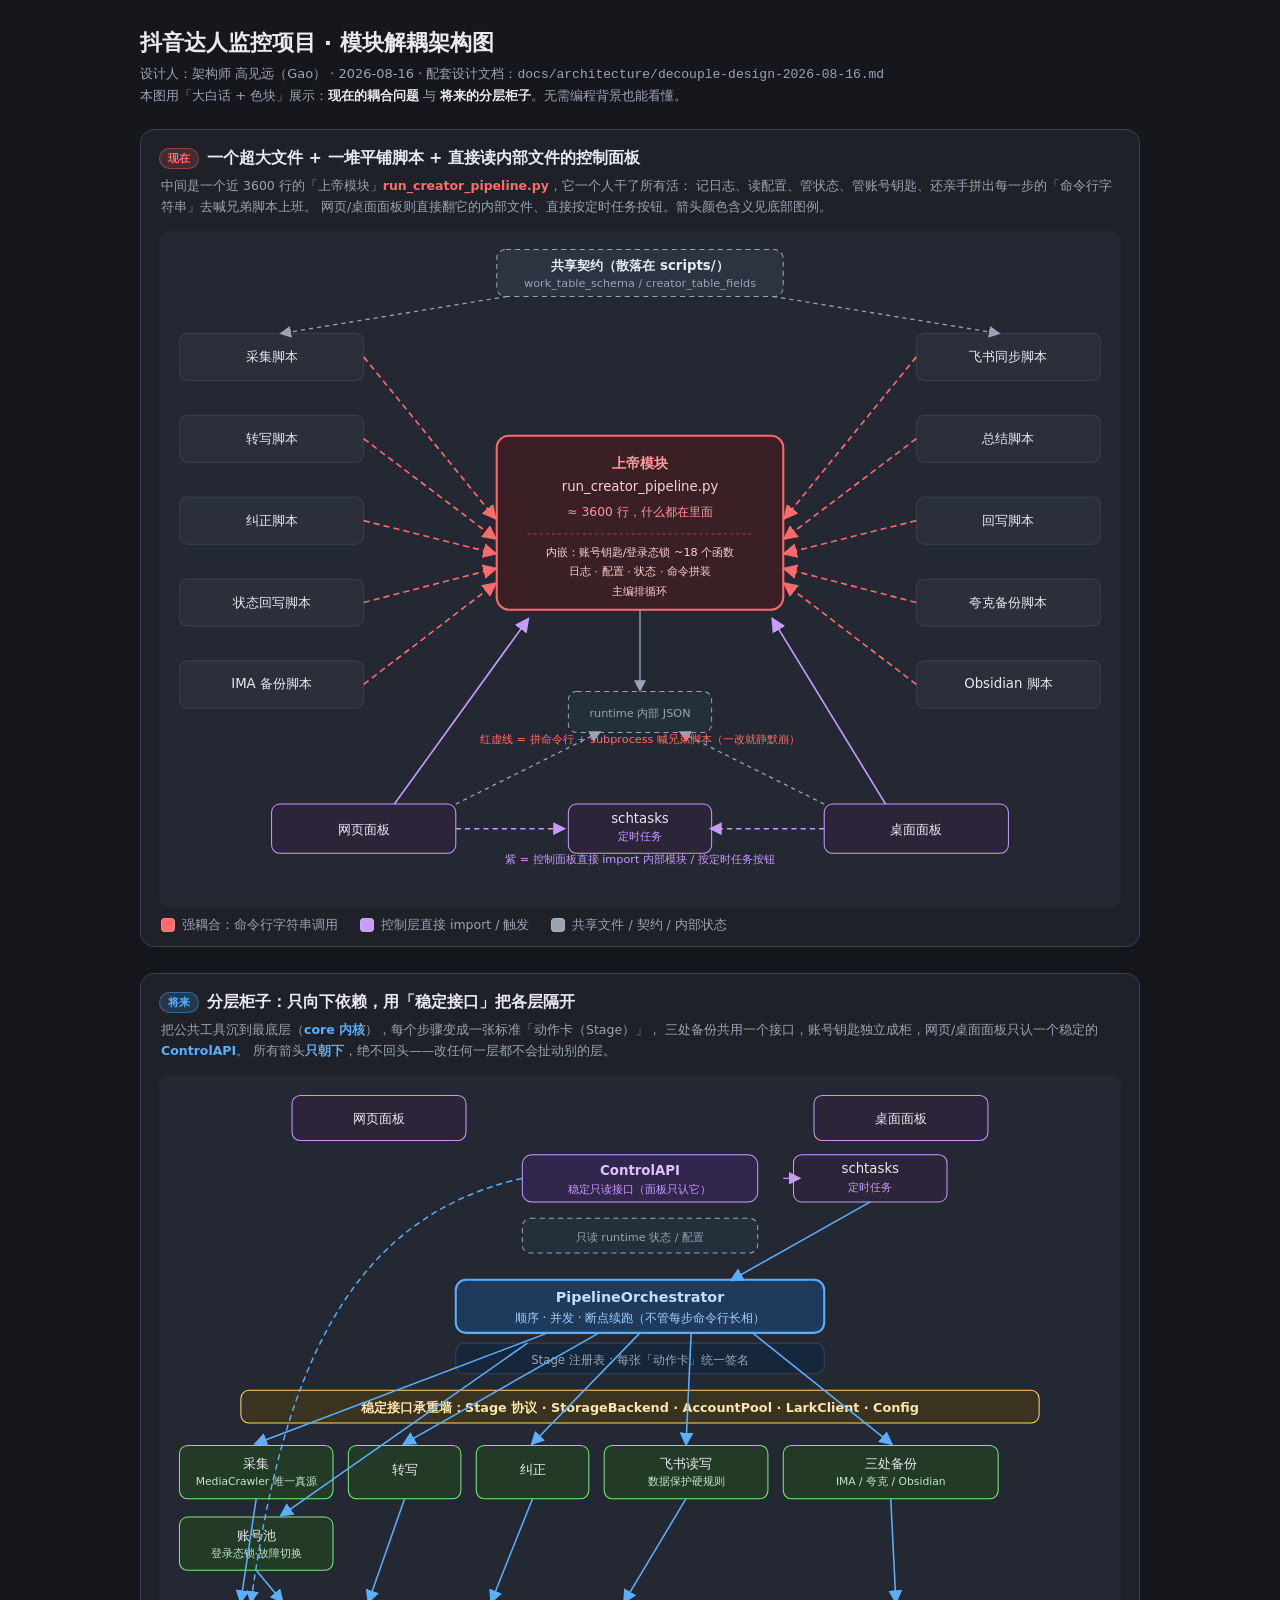
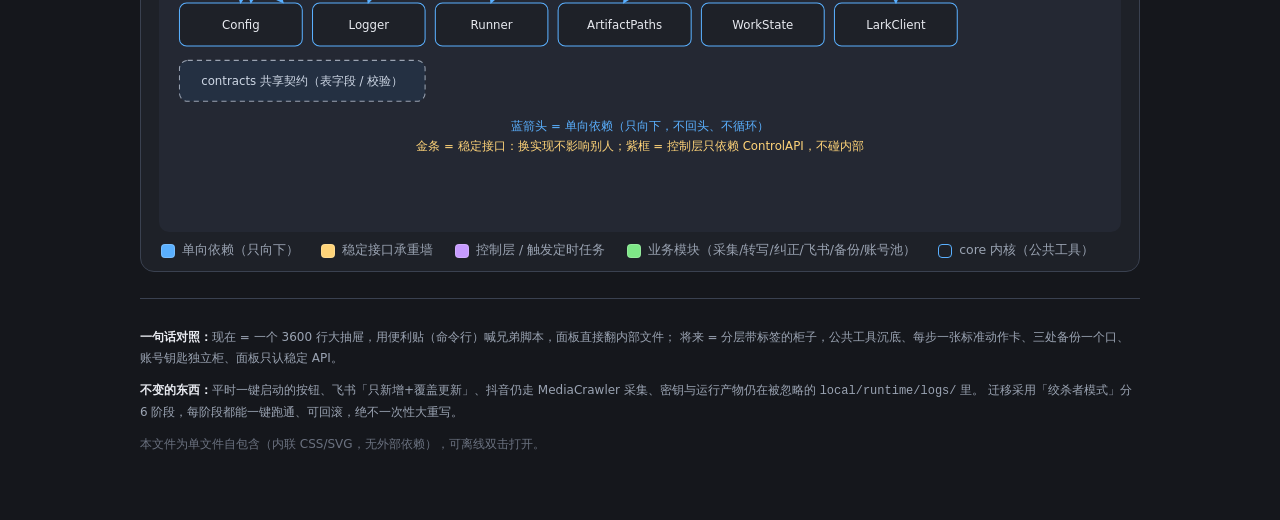
<file: docs/architecture/decouple-design-2026-08-16.html>
<!DOCTYPE html>
<html lang="zh-CN">
<head>
<meta charset="UTF-8" />
<meta name="viewport" content="width=device-width, initial-scale=1.0" />
<title>抖音达人监控 · 模块解耦架构图（2026-08-16）</title>
<style>
  :root{
    --bg:#15171c; --panel:#1e2128; --panel2:#242833; --ink:#e8eaf0; --muted:#9aa3b2;
    --red:#ff6b6b; --purple:#c79bff; --blue:#5ab0ff; --green:#7ee787; --gold:#ffd479;
    --line:#3a4150;
  }
  *{box-sizing:border-box}
  html,body{margin:0;padding:0;background:var(--bg);color:var(--ink);
    font-family:"PingFang SC","Microsoft YaHei","Segoe UI",system-ui,sans-serif;}
  .wrap{max-width:1040px;margin:0 auto;padding:28px 20px 56px;}
  h1{font-size:22px;margin:0 0 6px;font-weight:700;}
  .sub{color:var(--muted);font-size:13px;margin:0 0 22px;line-height:1.6;}
  .card{background:var(--panel);border:1px solid var(--line);border-radius:14px;
    padding:18px 18px 8px;margin:0 0 26px;}
  .card h2{font-size:16px;margin:0 0 4px;display:flex;align-items:center;gap:8px;}
  .badge{font-size:11px;padding:2px 8px;border-radius:999px;font-weight:600;}
  .badge.now{background:rgba(255,107,107,.16);color:var(--red);border:1px solid rgba(255,107,107,.4);}
  .badge.target{background:rgba(90,176,255,.16);color:var(--blue);border:1px solid rgba(90,176,255,.4);}
  .cap{color:var(--muted);font-size:12.5px;line-height:1.7;margin:6px 2px 14px;}
  svg{width:100%;height:auto;display:block;background:var(--panel2);border-radius:10px;}
  .legend{display:flex;flex-wrap:wrap;gap:14px 22px;margin:10px 2px 4px;font-size:12.5px;color:var(--muted);}
  .legend span{display:inline-flex;align-items:center;gap:7px;}
  .chip{width:14px;height:14px;border-radius:4px;display:inline-block;border:1px solid rgba(255,255,255,.18);}
  .footer{color:var(--muted);font-size:12px;line-height:1.7;border-top:1px solid var(--line);
    padding-top:16px;margin-top:8px;}
  .footer b{color:var(--ink);font-weight:600;}
</style>
</head>
<body>
<div class="wrap">
  <h1>抖音达人监控项目 · 模块解耦架构图</h1>
  <p class="sub">
    设计人：架构师 高见远（Gao） · 2026-08-16 · 配套设计文档：<code>docs/architecture/decouple-design-2026-08-16.md</code><br/>
    本图用「大白话 + 色块」展示：<b style="color:var(--ink)">现在的耦合问题</b> 与 <b style="color:var(--ink)">将来的分层柜子</b>。无需编程背景也能看懂。
  </p>

  <!-- ===================== 图一：当前耦合 ===================== -->
  <div class="card">
    <h2><span class="badge now">现在</span> 一个超大文件 + 一堆平铺脚本 + 直接读内部文件的控制面板</h2>
    <p class="cap">
      中间是一个近 3600 行的「上帝模块」<b style="color:var(--red)">run_creator_pipeline.py</b>，它一个人干了所有活：
      记日志、读配置、管状态、管账号钥匙、还亲手拼出每一步的「命令行字符串」去喊兄弟脚本上班。
      网页/桌面面板则直接翻它的内部文件、直接按定时任务按钮。箭头颜色含义见底部图例。
    </p>
    <svg viewBox="0 0 940 660" role="img" aria-label="当前耦合架构">
      <defs>
        <marker id="aRed" markerWidth="9" markerHeight="9" refX="7" refY="4.5" orient="auto">
          <path d="M0,0 L9,4.5 L0,9 z" fill="#ff6b6b"/></marker>
        <marker id="aPur" markerWidth="9" markerHeight="9" refX="7" refY="4.5" orient="auto">
          <path d="M0,0 L9,4.5 L0,9 z" fill="#c79bff"/></marker>
        <marker id="aGray" markerWidth="9" markerHeight="9" refX="7" refY="4.5" orient="auto">
          <path d="M0,0 L9,4.5 L0,9 z" fill="#9aa3b2"/></marker>
      </defs>

      <!-- 共享契约 -->
      <rect x="330" y="18" width="280" height="46" rx="9" fill="#2c3442" stroke="#9aa3b2" stroke-dasharray="5 4"/>
      <text x="470" y="38" text-anchor="middle" fill="#e8eaf0" font-size="13" font-weight="600">共享契约（散落在 scripts/）</text>
      <text x="470" y="55" text-anchor="middle" fill="#9aa3b2" font-size="11">work_table_schema / creator_table_fields</text>

      <!-- 左列脚本 -->
      <g font-size="13" fill="#e8eaf0" text-anchor="middle">
        <rect x="20" y="100" width="180" height="46" rx="8" fill="#2a2f3a" stroke="#3a4150"/>
        <text x="110" y="127">采集脚本</text>
        <rect x="20" y="180" width="180" height="46" rx="8" fill="#2a2f3a" stroke="#3a4150"/>
        <text x="110" y="207">转写脚本</text>
        <rect x="20" y="260" width="180" height="46" rx="8" fill="#2a2f3a" stroke="#3a4150"/>
        <text x="110" y="287">纠正脚本</text>
        <rect x="20" y="340" width="180" height="46" rx="8" fill="#2a2f3a" stroke="#3a4150"/>
        <text x="110" y="367">状态回写脚本</text>
        <rect x="20" y="420" width="180" height="46" rx="8" fill="#2a2f3a" stroke="#3a4150"/>
        <text x="110" y="447">IMA 备份脚本</text>
      </g>

      <!-- 右列脚本 -->
      <g font-size="13" fill="#e8eaf0" text-anchor="middle">
        <rect x="740" y="100" width="180" height="46" rx="8" fill="#2a2f3a" stroke="#3a4150"/>
        <text x="830" y="127">飞书同步脚本</text>
        <rect x="740" y="180" width="180" height="46" rx="8" fill="#2a2f3a" stroke="#3a4150"/>
        <text x="830" y="207">总结脚本</text>
        <rect x="740" y="260" width="180" height="46" rx="8" fill="#2a2f3a" stroke="#3a4150"/>
        <text x="830" y="287">回写脚本</text>
        <rect x="740" y="340" width="180" height="46" rx="8" fill="#2a2f3a" stroke="#3a4150"/>
        <text x="830" y="367">夸克备份脚本</text>
        <rect x="740" y="420" width="180" height="46" rx="8" fill="#2a2f3a" stroke="#3a4150"/>
        <text x="830" y="447">Obsidian 脚本</text>
      </g>

      <!-- 上帝模块 -->
      <rect x="330" y="200" width="280" height="170" rx="12" fill="#3a1f24" stroke="#ff6b6b" stroke-width="2"/>
      <text x="470" y="232" text-anchor="middle" fill="#ff9a9a" font-size="14" font-weight="700">上帝模块</text>
      <text x="470" y="254" text-anchor="middle" fill="#ffd0d0" font-size="13">run_creator_pipeline.py</text>
      <text x="470" y="278" text-anchor="middle" fill="#ff9a9a" font-size="12">≈ 3600 行，什么都在里面</text>
      <line x1="360" y1="296" x2="580" y2="296" stroke="#ff6b6b" stroke-dasharray="3 3" opacity=".5"/>
      <text x="470" y="318" text-anchor="middle" fill="#ffd0d0" font-size="11">内嵌：账号钥匙/登录态锁 ~18 个函数</text>
      <text x="470" y="336" text-anchor="middle" fill="#ffd0d0" font-size="11">日志 · 配置 · 状态 · 命令拼装</text>
      <text x="470" y="356" text-anchor="middle" fill="#ffd0d0" font-size="11">主编排循环</text>

      <!-- 控制层 -->
      <g font-size="13" fill="#e8eaf0" text-anchor="middle">
        <rect x="110" y="560" width="180" height="48" rx="8" fill="#2c2438" stroke="#c79bff"/>
        <text x="200" y="589">网页面板</text>
        <rect x="650" y="560" width="180" height="48" rx="8" fill="#2c2438" stroke="#c79bff"/>
        <text x="740" y="589">桌面面板</text>
        <rect x="400" y="560" width="140" height="48" rx="8" fill="#2c2438" stroke="#c79bff"/>
        <text x="470" y="578">schtasks</text>
        <text x="470" y="595" font-size="11" fill="#c79bff">定时任务</text>
        <rect x="400" y="450" width="140" height="40" rx="8" fill="#23303a" stroke="#9aa3b2" stroke-dasharray="5 4"/>
        <text x="470" y="475" font-size="11" fill="#9aa3b2">runtime 内部 JSON</text>
      </g>

      <!-- 箭头：脚本 → 上帝模块（红，拼命令行） -->
      <g stroke="#ff6b6b" stroke-width="1.6" stroke-dasharray="6 4" fill="none" marker-end="url(#aRed)">
        <line x1="200" y1="123" x2="328" y2="280"/>
        <line x1="200" y1="203" x2="328" y2="300"/>
        <line x1="200" y1="283" x2="328" y2="315"/>
        <line x1="200" y1="363" x2="328" y2="330"/>
        <line x1="200" y1="443" x2="328" y2="345"/>
        <line x1="740" y1="123" x2="612" y2="280"/>
        <line x1="740" y1="203" x2="612" y2="300"/>
        <line x1="740" y1="283" x2="612" y2="315"/>
        <line x1="740" y1="363" x2="612" y2="330"/>
        <line x1="740" y1="443" x2="612" y2="345"/>
      </g>

      <!-- 箭头：契约 → 部分脚本（灰虚线） -->
      <g stroke="#9aa3b2" stroke-width="1.3" stroke-dasharray="4 4" fill="none" marker-end="url(#aGray)">
        <line x1="340" y1="64" x2="120" y2="100"/>
        <line x1="600" y1="64" x2="820" y2="100"/>
      </g>

      <!-- 箭头：控制层 → 上帝模块（紫，import 内部） -->
      <g stroke="#c79bff" stroke-width="1.6" fill="none" marker-end="url(#aPur)">
        <line x1="230" y1="560" x2="360" y2="380"/>
        <line x1="710" y1="560" x2="600" y2="380"/>
      </g>
      <!-- 控制层 → schtasks（紫虚线 立即运行） -->
      <g stroke="#c79bff" stroke-width="1.4" stroke-dasharray="5 4" fill="none" marker-end="url(#aPur)">
        <line x1="290" y1="584" x2="395" y2="584"/>
        <line x1="650" y1="584" x2="540" y2="584"/>
      </g>
      <!-- 控制层 → runtime JSON（灰虚线 直接读） -->
      <g stroke="#9aa3b2" stroke-width="1.3" stroke-dasharray="4 4" fill="none" marker-end="url(#aGray)">
        <line x1="290" y1="560" x2="430" y2="490"/>
        <line x1="650" y1="560" x2="510" y2="490"/>
      </g>
      <!-- 上帝模块 → runtime JSON（灰 产出） -->
      <g stroke="#9aa3b2" stroke-width="1.3" fill="none" marker-end="url(#aGray)">
        <line x1="470" y1="370" x2="470" y2="448"/>
      </g>

      <!-- 标注 -->
      <text x="470" y="500" text-anchor="middle" fill="#ff6b6b" font-size="11">红虚线 = 拼命令行 + subprocess 喊兄弟脚本（一改就静默崩）</text>
      <text x="470" y="618" text-anchor="middle" fill="#c79bff" font-size="11">紫 = 控制面板直接 import 内部模块 / 按定时任务按钮</text>
    </svg>

    <div class="legend">
      <span><i class="chip" style="background:#ff6b6b"></i> 强耦合：命令行字符串调用</span>
      <span><i class="chip" style="background:#c79bff"></i> 控制层直接 import / 触发</span>
      <span><i class="chip" style="background:#9aa3b2"></i> 共享文件 / 契约 / 内部状态</span>
    </div>
  </div>

  <!-- ===================== 图二：目标解耦 ===================== -->
  <div class="card">
    <h2><span class="badge target">将来</span> 分层柜子：只向下依赖，用「稳定接口」把各层隔开</h2>
    <p class="cap">
      把公共工具沉到最底层（<b style="color:var(--blue)">core 内核</b>），每个步骤变成一张标准「动作卡（Stage）」，
      三处备份共用一个接口，账号钥匙独立成柜，网页/桌面面板只认一个稳定的 <b style="color:var(--blue)">ControlAPI</b>。
      所有箭头<b style="color:var(--blue)">只朝下</b>，绝不回头——改任何一层都不会扯动别的层。
    </p>
    <svg viewBox="0 0 940 740" role="img" aria-label="目标解耦架构">
      <defs>
        <marker id="aBlue" markerWidth="9" markerHeight="9" refX="7" refY="4.5" orient="auto">
          <path d="M0,0 L9,4.5 L0,9 z" fill="#5ab0ff"/></marker>
        <marker id="aPur2" markerWidth="9" markerHeight="9" refX="7" refY="4.5" orient="auto">
          <path d="M0,0 L9,4.5 L0,9 z" fill="#c79bff"/></marker>
        <marker id="aGray2" markerWidth="9" markerHeight="9" refX="7" refY="4.5" orient="auto">
          <path d="M0,0 L9,4.5 L0,9 z" fill="#9aa3b2"/></marker>
      </defs>

      <!-- 控制层 -->
      <g font-size="13" fill="#e8eaf0" text-anchor="middle">
        <rect x="130" y="20" width="170" height="44" rx="8" fill="#2c2438" stroke="#c79bff"/>
        <text x="215" y="47">网页面板</text>
        <rect x="640" y="20" width="170" height="44" rx="8" fill="#2c2438" stroke="#c79bff"/>
        <text x="725" y="47">桌面面板</text>
        <rect x="355" y="78" width="230" height="46" rx="9" fill="#33264d" stroke="#c79bff"/>
        <text x="470" y="98" fill="#d9c2ff" font-weight="600">ControlAPI</text>
        <text x="470" y="115" font-size="11" fill="#c79bff">稳定只读接口（面板只认它）</text>
        <rect x="620" y="78" width="150" height="46" rx="8" fill="#2c2438" stroke="#c79bff"/>
        <text x="695" y="96">schtasks</text>
        <text x="695" y="113" font-size="11" fill="#c79bff">定时任务</text>
        <rect x="355" y="140" width="230" height="34" rx="8" fill="#23303a" stroke="#9aa3b2" stroke-dasharray="5 4"/>
        <text x="470" y="162" font-size="11" fill="#9aa3b2">只读 runtime 状态 / 配置</text>
      </g>

      <!-- 编排层 -->
      <rect x="290" y="200" width="360" height="52" rx="10" fill="#1f3a5a" stroke="#5ab0ff" stroke-width="2"/>
      <text x="470" y="222" text-anchor="middle" fill="#bfe0ff" font-size="14" font-weight="700">PipelineOrchestrator</text>
      <text x="470" y="241" text-anchor="middle" fill="#9fd0ff" font-size="11.5">顺序 · 并发 · 断点续跑（不管每步命令行长相）</text>
      <rect x="290" y="262" width="360" height="30" rx="8" fill="#16273b" stroke="#3a4150"/>
      <text x="470" y="282" text-anchor="middle" fill="#9aa3b2" font-size="11.5">Stage 注册表：每张「动作卡」统一签名</text>

      <!-- 稳定接口承重墙 -->
      <rect x="80" y="308" width="780" height="32" rx="8" fill="#3a3320" stroke="#ffd479"/>
      <text x="470" y="329" text-anchor="middle" fill="#ffe6ad" font-size="12.5" font-weight="600">
        稳定接口承重墙：Stage 协议 · StorageBackend · AccountPool · LarkClient · Config
      </text>

      <!-- 业务模块层 -->
      <g font-size="12.5" fill="#e8eaf0" text-anchor="middle">
        <rect x="20" y="362" width="150" height="52" rx="8" fill="#223a26" stroke="#7ee787"/>
        <text x="95" y="384">采集</text>
        <text x="95" y="401" font-size="10.5" fill="#bfe9c6">MediaCrawler 唯一真源</text>

        <rect x="185" y="362" width="110" height="52" rx="8" fill="#223a26" stroke="#7ee787"/>
        <text x="240" y="390">转写</text>

        <rect x="310" y="362" width="110" height="52" rx="8" fill="#223a26" stroke="#7ee787"/>
        <text x="365" y="390">纠正</text>

        <rect x="435" y="362" width="160" height="52" rx="8" fill="#223a26" stroke="#7ee787"/>
        <text x="515" y="384">飞书读写</text>
        <text x="515" y="401" font-size="10.5" fill="#bfe9c6">数据保护硬规则</text>

        <rect x="610" y="362" width="210" height="52" rx="8" fill="#223a26" stroke="#7ee787"/>
        <text x="715" y="384">三处备份</text>
        <text x="715" y="401" font-size="10.5" fill="#bfe9c6">IMA / 夸克 / Obsidian</text>

        <rect x="20" y="432" width="150" height="52" rx="8" fill="#223a26" stroke="#7ee787"/>
        <text x="95" y="454">账号池</text>
        <text x="95" y="471" font-size="10.5" fill="#bfe9c6">登录态锁·故障切换</text>
      </g>

      <!-- 内核层 -->
      <g font-size="11.5" fill="#e8eaf0" text-anchor="middle">
        <rect x="20" y="516" width="120" height="42" rx="7" fill="#1e2128" stroke="#5ab0ff"/>
        <text x="80" y="541">Config</text>
        <rect x="150" y="516" width="110" height="42" rx="7" fill="#1e2128" stroke="#5ab0ff"/>
        <text x="205" y="541">Logger</text>
        <rect x="270" y="516" width="110" height="42" rx="7" fill="#1e2128" stroke="#5ab0ff"/>
        <text x="325" y="541">Runner</text>
        <rect x="390" y="516" width="130" height="42" rx="7" fill="#1e2128" stroke="#5ab0ff"/>
        <text x="455" y="541">ArtifactPaths</text>
        <rect x="530" y="516" width="120" height="42" rx="7" fill="#1e2128" stroke="#5ab0ff"/>
        <text x="590" y="541">WorkState</text>
        <rect x="660" y="516" width="120" height="42" rx="7" fill="#1e2128" stroke="#5ab0ff"/>
        <text x="720" y="541">LarkClient</text>

        <rect x="20" y="572" width="240" height="40" rx="8" fill="#243042" stroke="#9aa3b2" stroke-dasharray="5 4"/>
        <text x="140" y="596" font-size="11.5" fill="#cdd6e4">contracts 共享契约（表字段 / 校验）</text>
      </g>

      <!-- 依赖箭头（蓝色，单向向下） -->
      <g stroke="#5ab0ff" stroke-width="1.5" fill="none" marker-end="url(#aBlue)">
        <!-- 控制层 → 编排（经 schtasks 启动） -->
        <line x1="695" y1="124" x2="560" y2="200"/>
        <!-- 编排 → 业务模块 -->
        <line x1="380" y1="252" x2="95" y2="360"/>
        <line x1="430" y1="252" x2="240" y2="360"/>
        <line x1="470" y1="252" x2="365" y2="360"/>
        <line x1="520" y1="252" x2="515" y2="360"/>
        <line x1="580" y1="252" x2="715" y2="360"/>
        <!-- 编排 → 账号池 -->
        <line x1="360" y1="262" x2="120" y2="430"/>
        <!-- 业务模块 → 内核（代表箭头） -->
        <line x1="95" y1="414" x2="80" y2="514"/>
        <line x1="240" y1="414" x2="205" y2="514"/>
        <line x1="365" y1="414" x2="325" y2="514"/>
        <line x1="515" y1="414" x2="455" y2="514"/>
        <line x1="715" y1="414" x2="720" y2="514"/>
        <line x1="95" y1="484" x2="120" y2="514"/>
      </g>

      <!-- 控制层 → 内核（只读依赖，蓝色虚线，沿左侧） -->
      <path d="M355,101 C180,140 120,300 90,514" stroke="#5ab0ff" stroke-width="1.4"
            stroke-dasharray="6 4" fill="none" marker-end="url(#aBlue)"/>
      <!-- 控制层 → runtime（灰虚线） -->
      <g stroke="#9aa3b2" stroke-width="1.3" stroke-dasharray="4 4" fill="none" marker-end="url(#aGray2)">
        <line x1="470" y1="174" x2="470" y2="358" opacity=".0"/>
      </g>
      <!-- ControlAPI → schtasks 触发 -->
      <g stroke="#c79bff" stroke-width="1.4" fill="none" marker-end="url(#aPur2)">
        <line x1="610" y1="101" x2="625" y2="101"/>
      </g>

      <!-- 标注 -->
      <text x="470" y="640" text-anchor="middle" fill="#5ab0ff" font-size="11.5">蓝箭头 = 单向依赖（只向下，不回头、不循环）</text>
      <text x="470" y="660" text-anchor="middle" fill="#ffd479" font-size="11.5">金条 = 稳定接口：换实现不影响别人；紫框 = 控制层只依赖 ControlAPI，不碰内部</text>
    </svg>

    <div class="legend">
      <span><i class="chip" style="background:#5ab0ff"></i> 单向依赖（只向下）</span>
      <span><i class="chip" style="background:#ffd479"></i> 稳定接口承重墙</span>
      <span><i class="chip" style="background:#c79bff"></i> 控制层 / 触发定时任务</span>
      <span><i class="chip" style="background:#7ee787"></i> 业务模块（采集/转写/纠正/飞书/备份/账号池）</span>
      <span><i class="chip" style="background:#1e2128;border-color:#5ab0ff"></i> core 内核（公共工具）</span>
    </div>
  </div>

  <div class="footer">
    <p><b>一句话对照：</b>现在 = 一个 3600 行大抽屉，用便利贴（命令行）喊兄弟脚本，面板直接翻内部文件；
    将来 = 分层带标签的柜子，公共工具沉底、每步一张标准动作卡、三处备份一个口、账号钥匙独立柜、面板只认稳定 API。</p>
    <p><b>不变的东西：</b>平时一键启动的按钮、飞书「只新增+覆盖更新」、抖音仍走 MediaCrawler 采集、密钥与运行产物仍在被忽略的 <code>local/runtime/logs/</code> 里。
    迁移采用「绞杀者模式」分 6 阶段，每阶段都能一键跑通、可回滚，绝不一次性大重写。</p>
    <p style="color:#6b7280">本文件为单文件自包含（内联 CSS/SVG，无外部依赖），可离线双击打开。</p>
  </div>
</div>
</body>
</html>
</file>
